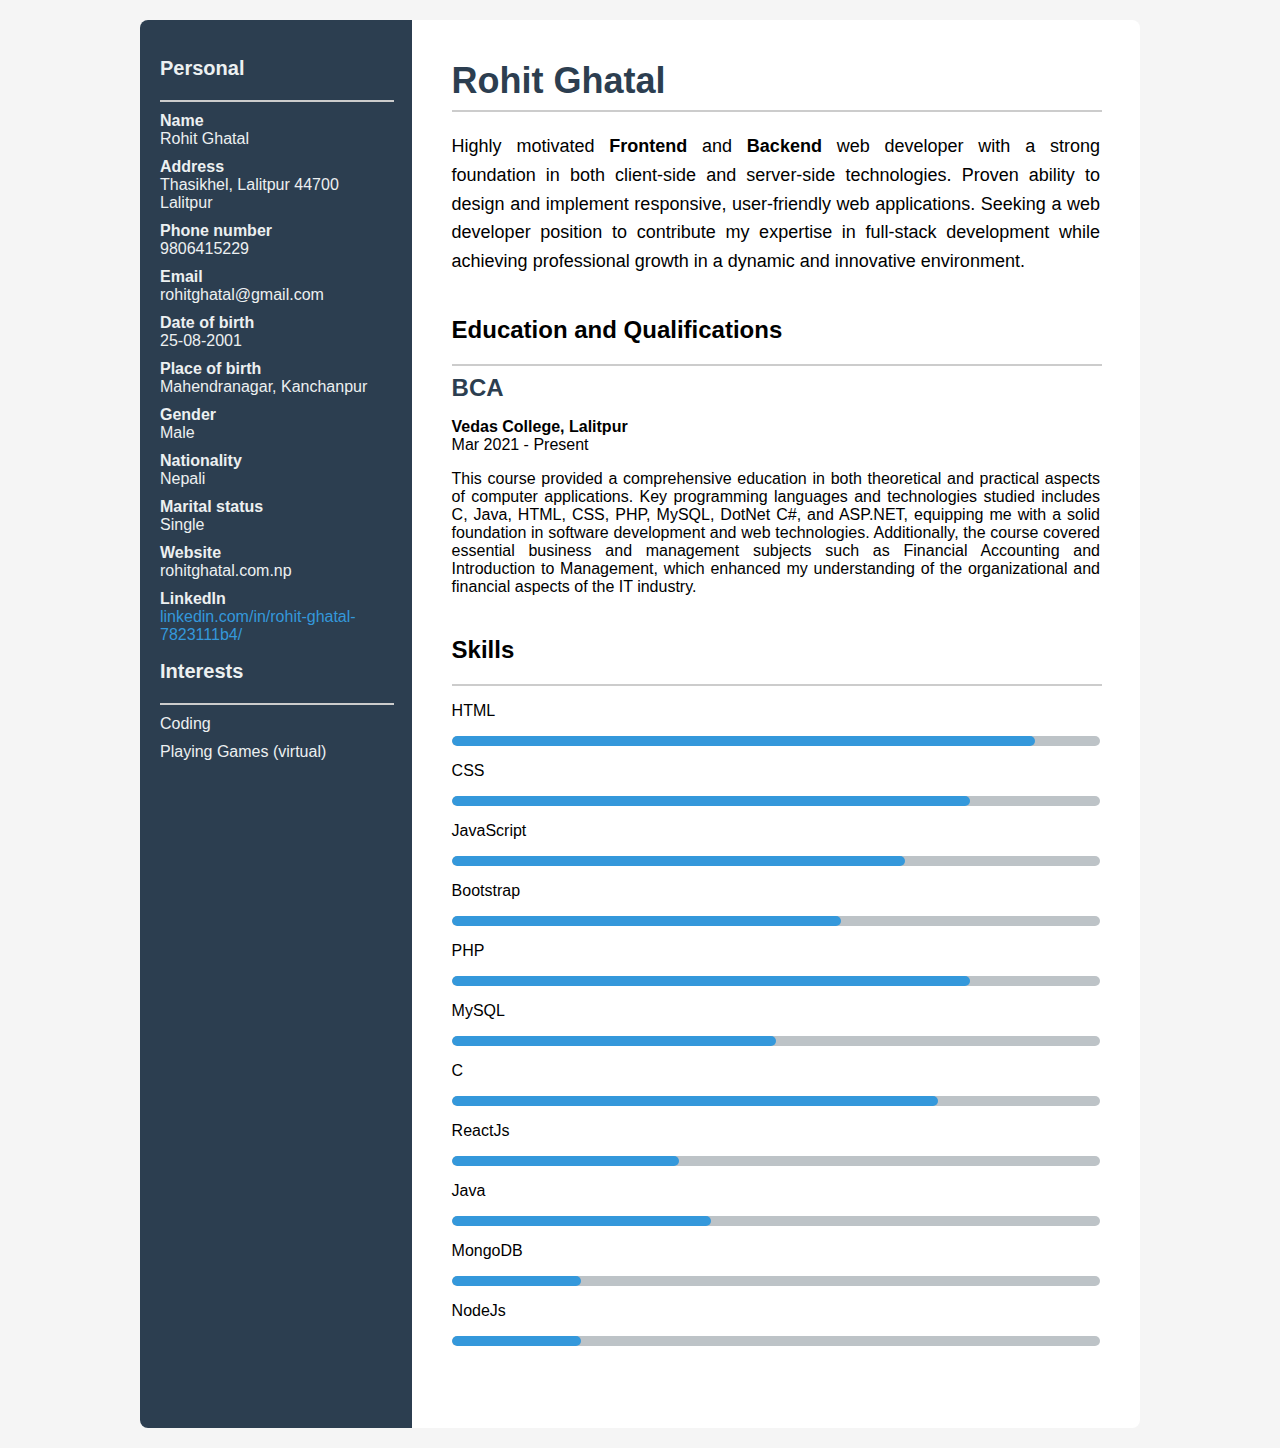
<file: images/Resume.html>
<!DOCTYPE html>
<!-- saved from url=(0032)http://127.0.0.1:5500/index.html -->
<html lang="en"><head><meta http-equiv="Content-Type" content="text/html; charset=UTF-8">
    
    <meta name="viewport" content="width=device-width, initial-scale=1.0">
    <title>Resume</title>
    <link rel="stylesheet" href="./Resume_files/style.css">
</head>
<body>
    <div class="container">
        <aside class="sidebar">
            <div class="personal-info">
                <h2>Personal</h2>
                <hr>
                <p><strong>Name</strong><br>Rohit Ghatal</p>
                <p><strong>Address</strong><br>Thasikhel, Lalitpur 44700 Lalitpur</p>
                <p><strong>Phone number</strong><br>9806415229</p>
                <p><strong>Email</strong><br>rohitghatal@gmail.com</p>
                <p><strong>Date of birth</strong><br>25-08-2001</p>
                <p><strong>Place of birth</strong><br>Mahendranagar, Kanchanpur</p>
                <p><strong>Gender</strong><br>Male</p>
                <p><strong>Nationality</strong><br>Nepali</p>
                <p><strong>Marital status</strong><br>Single</p>
                <p><strong>Website</strong><br>rohitghatal.com.np</p>
                <p><strong>LinkedIn</strong><br><a href="https://www.linkedin.com/in/rohit-ghatal-7823111b4/">linkedin.com/in/rohit-ghatal-7823111b4/</a></p>
            </div>
            <div class="interests">
                <h2>Interests</h2>
                <hr>
                <p>Coding</p>
                <p>Playing Games (virtual)</p>
            </div>
        </aside>

        <main class="main-content">
            <h1>Rohit Ghatal</h1>
            <hr>
            <p class="summary">
                Highly motivated <strong>Frontend</strong> and <strong>Backend</strong> web developer with a strong foundation in both client-side and server-side technologies. Proven ability to design and implement responsive, user-friendly web applications. Seeking a web developer position to contribute my expertise in full-stack development while achieving professional growth in a dynamic and innovative environment.
            </p>

            <section class="education">
                <h2>Education and Qualifications</h2>
                <hr>
                <div class="education-item">
                    <h3>BCA</h3>
                    <p><strong>Vedas College, Lalitpur</strong><br>Mar 2021 - Present</p>
                    <p>This course provided a comprehensive education in both theoretical and practical aspects of computer applications. Key programming languages and technologies studied includes C, Java, HTML, CSS, PHP, MySQL, DotNet C#, and ASP.NET, equipping me with a solid foundation in software development and web technologies. Additionally, the course covered essential business and management subjects such as Financial Accounting and Introduction to Management, which enhanced my understanding of the organizational and financial aspects of the IT industry.</p>
                </div>
            </section>

            <section class="skills">
                <h2>Skills</h2>
                <hr>
                <div class="skill-item">
                    <p>HTML</p>
                    <div class="skill-bar"><div class="fill" style="width: 90%;"></div></div>
                </div>
                <div class="skill-item">
                    <p>CSS</p>
                    <div class="skill-bar"><div class="fill" style="width: 80%;"></div></div>
                </div>
                <div class="skill-item">
                    <p>JavaScript</p>
                    <div class="skill-bar"><div class="fill" style="width: 70%;"></div></div>
                </div>
                <div class="skill-item">
                    <p>Bootstrap</p>
                    <div class="skill-bar"><div class="fill" style="width: 60%;"></div></div>
                </div>
                <div class="skill-item">
                    <p>PHP</p>
                    <div class="skill-bar"><div class="fill" style="width: 80%;"></div></div>
                </div>
                <div class="skill-item">
                    <p>MySQL</p>
                    <div class="skill-bar"><div class="fill" style="width: 50%;"></div></div>
                </div>
                <div class="skill-item">
                    <p>C</p>
                    <div class="skill-bar"><div class="fill" style="width: 75%;"></div></div>
                </div>
                <div class="skill-item">
                    <p>ReactJs</p>
                    <div class="skill-bar"><div class="fill" style="width: 35%;"></div></div>
                </div>
                <div class="skill-item">
                    <p>Java</p>
                    <div class="skill-bar"><div class="fill" style="width: 40%;"></div></div>
                </div>
                <div class="skill-item">
                    <p>MongoDB</p>
                    <div class="skill-bar"><div class="fill" style="width: 20%;"></div></div>
                </div>
                <div class="skill-item">
                    <p>NodeJs</p>
                    <div class="skill-bar"><div class="fill" style="width: 20%;"></div></div>
                </div>
            </section>
        </main>
    </div>
<!-- Code injected by live-server -->
<script>
	// <![CDATA[  <-- For SVG support
	if ('WebSocket' in window) {
		(function () {
			function refreshCSS() {
				var sheets = [].slice.call(document.getElementsByTagName("link"));
				var head = document.getElementsByTagName("head")[0];
				for (var i = 0; i < sheets.length; ++i) {
					var elem = sheets[i];
					var parent = elem.parentElement || head;
					parent.removeChild(elem);
					var rel = elem.rel;
					if (elem.href && typeof rel != "string" || rel.length == 0 || rel.toLowerCase() == "stylesheet") {
						var url = elem.href.replace(/(&|\?)_cacheOverride=\d+/, '');
						elem.href = url + (url.indexOf('?') >= 0 ? '&' : '?') + '_cacheOverride=' + (new Date().valueOf());
					}
					parent.appendChild(elem);
				}
			}
			var protocol = window.location.protocol === 'http:' ? 'ws://' : 'wss://';
			var address = protocol + window.location.host + window.location.pathname + '/ws';
			var socket = new WebSocket(address);
			socket.onmessage = function (msg) {
				if (msg.data == 'reload') window.location.reload();
				else if (msg.data == 'refreshcss') refreshCSS();
			};
			if (sessionStorage && !sessionStorage.getItem('IsThisFirstTime_Log_From_LiveServer')) {
				console.log('Live reload enabled.');
				sessionStorage.setItem('IsThisFirstTime_Log_From_LiveServer', true);
			}
		})();
	}
	else {
		console.error('Upgrade your browser. This Browser is NOT supported WebSocket for Live-Reloading.');
	}
	// ]]>
</script>


</body></html>
</file>
<file: images/Resume_files/style.css>
body {
    font-family: Arial, sans-serif;
    margin: 0;
    padding: 0;
    background-color: #f5f5f5;
}

.container {
    display: flex;
    max-width: 1000px;
    margin: 20px auto;
    background-color: #fff;
    border-radius: 8px;
    overflow: hidden;
}

.sidebar {
    width: 25%;
    background-color: #2c3e50;
    color: #ecf0f1;
    padding: 20px;
    padding-bottom: 3rem;
}

.sidebar h2 {
    margin-bottom: 20px;
    font-size: 20px;
    color: #ecf0f1;
}

.sidebar p {
    margin: 10px 0;
}

.sidebar a {
    color: #3498db;
    text-decoration: none;
}

.main-content {
    width: 70%;
    margin: auto;
    padding: 40px;
    text-align: justify;
}

.main-content h1 {
    margin: 0;
    font-size: 36px;
    color: #2c3e50;
}

.summary {
    margin: 20px 0;
    font-size: 18px;
    line-height: 1.6;
}

.education, .skills {
    margin-top: 40px;
}

.skills{
    padding-bottom: 2rem;
}

.education-item {
    margin-bottom: 20px;
}

.education-item h3 {
    margin: 0;
    font-size: 24px;
    color: #2c3e50;
}

.skills .skill-item {
    margin: 10px 0;
}

.skill-bar {
    width: 100%;
    height: 10px;
    background-color: #bdc3c7;
    border-radius: 5px;
    overflow: hidden;
}

.skill-bar .fill {
    height: 100%;
    background-color: #3498db;
    border-radius: 5px;
}

hr{
    width: 100%;
    border: 1px solid #ccc;
}
</file>
